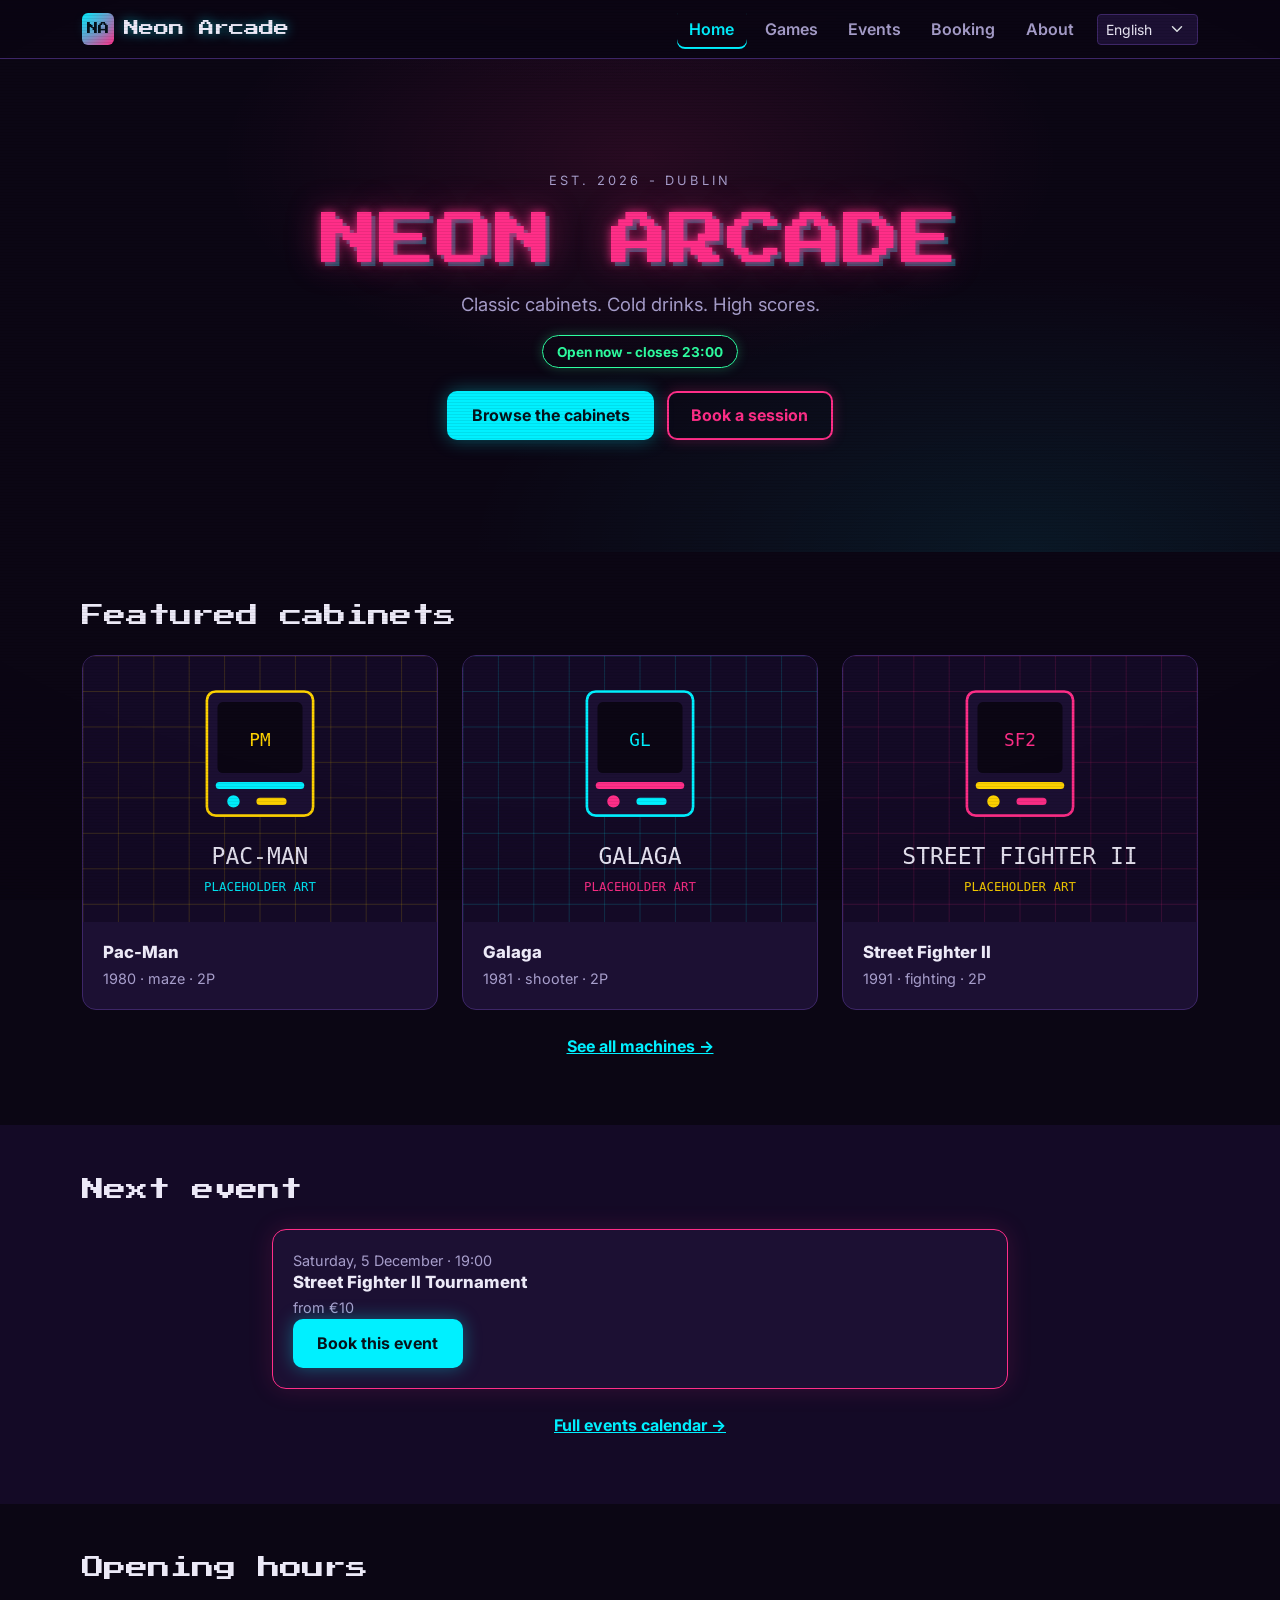
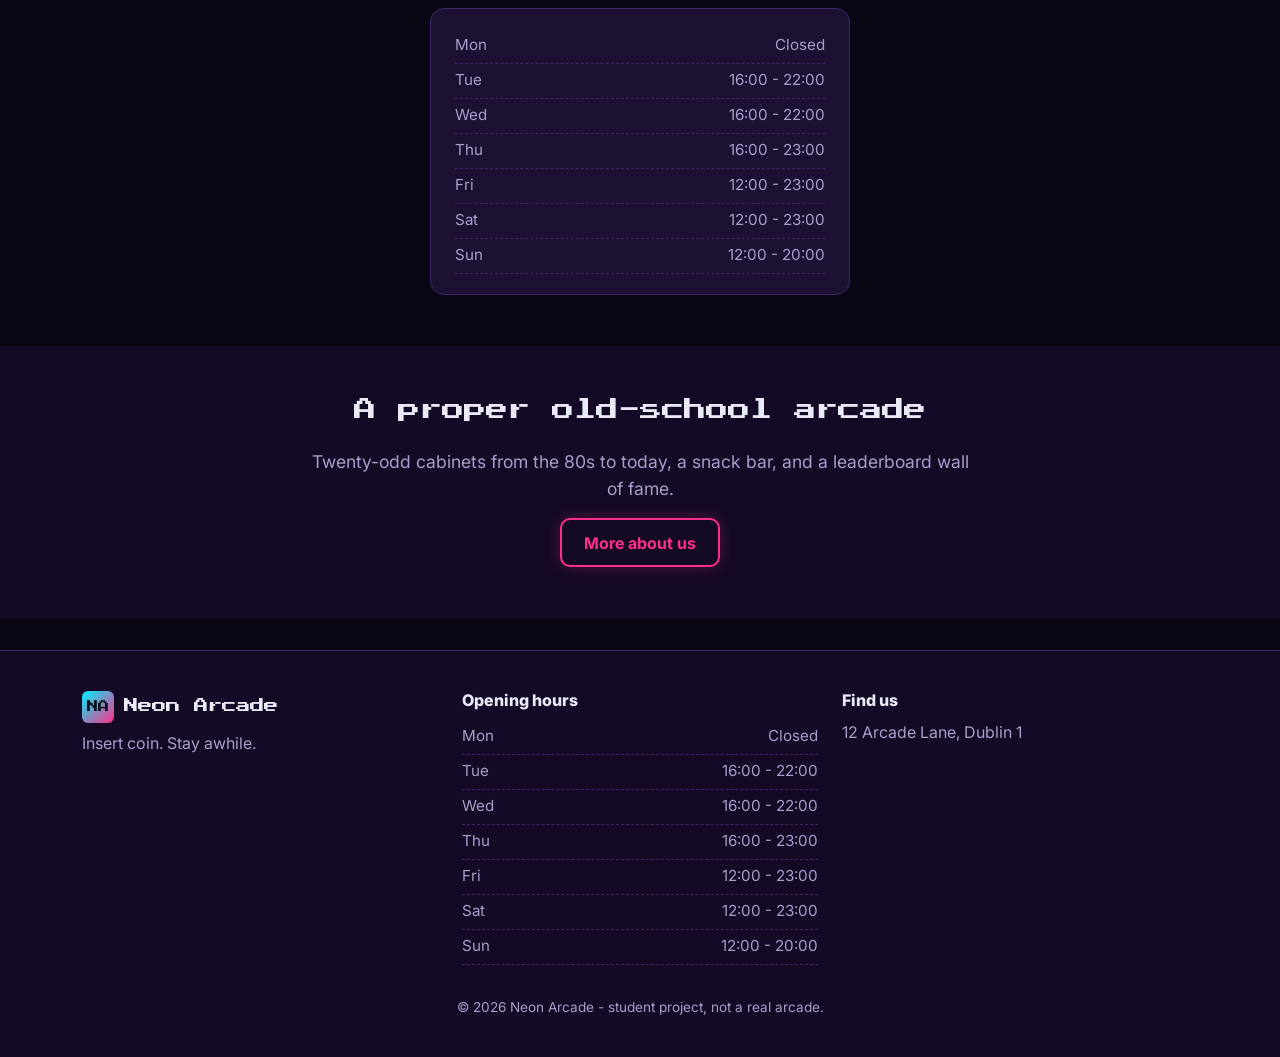
<file: index.html>
<!DOCTYPE html>
<html lang="en" data-bs-theme="dark">
<head>
  <meta charset="utf-8">
  <meta name="viewport" content="width=device-width, initial-scale=1">
  <meta name="description" data-i18n-content="home.meta.desc" content="Neon Arcade - classic and modern arcade cabinets, tournaments and party bookings in Dublin.">
  <title data-i18n="home.meta.title">Neon Arcade | Dublin's retro arcade</title>

  <!-- Fonts (Google Fonts; the site still works offline, it just falls
       back to the system fonts listed in css/base.css) -->
  <link rel="preconnect" href="https://fonts.gstatic.com" crossorigin>
  <link href="https://fonts.googleapis.com/css2?family=Press+Start+2P&family=Inter:wght@400;600;800&display=swap" rel="stylesheet">

  <!-- Bootstrap 5 (stored locally so the site works offline / from the zip) -->
  <link href="vendor/bootstrap.min.css" rel="stylesheet">
  <!-- Shared styles, loaded after Bootstrap so it can override it -->
  <link href="css/base.css" rel="stylesheet">
  <link href="css/home.css" rel="stylesheet">
</head>
<body class="arc-crt">

  <a class="arc-skip-link" href="#main" data-i18n="common.skip">Skip to main content</a>

  <!-- ============================================================
       HEADER / NAVIGATION
       IDENTICAL on every page except the arc-active / aria-current
       marker on the current page's link. Any change here must be
       made on ALL pages - talk to the shell owner (Member 1).
       Text marked data-i18n is swapped by js/i18n.js.
       ============================================================ -->
  <header>
    <nav class="navbar navbar-expand-lg sticky-top arc-navbar">
      <div class="container">
        <a class="navbar-brand arc-brand" href="index.html">
          <span class="arc-brand-mark" aria-hidden="true">NA</span>
          <span data-i18n="common.meta.siteName">Neon Arcade</span>
        </a>

        <button class="navbar-toggler" type="button" data-bs-toggle="collapse"
                data-bs-target="#mainNav" aria-controls="mainNav" aria-expanded="false"
                aria-label="Toggle navigation" data-i18n-aria-label="common.nav.toggle">
          <span class="navbar-toggler-icon"></span>
        </button>

        <div class="collapse navbar-collapse" id="mainNav">
          <ul class="navbar-nav ms-auto arc-nav-list">
            <li class="nav-item"><a class="nav-link arc-nav-link" data-page="index"   href="index.html"   data-i18n="common.nav.home">Home</a></li>
            <li class="nav-item"><a class="nav-link arc-nav-link" data-page="games"   href="games.html"   data-i18n="common.nav.games">Games</a></li>
            <li class="nav-item"><a class="nav-link arc-nav-link" data-page="events"  href="events.html"  data-i18n="common.nav.events">Events</a></li>
            <li class="nav-item"><a class="nav-link arc-nav-link" data-page="booking" href="booking.html" data-i18n="common.nav.booking">Booking</a></li>
            <li class="nav-item"><a class="nav-link arc-nav-link" data-page="about"   href="about.html"   data-i18n="common.nav.about">About</a></li>

            <!-- Language selector, filled by js/i18n.js -->
            <li class="nav-item arc-lang-item">
              <label class="arc-sr-only" for="langSelect" data-i18n="common.nav.langLabel">Language</label>
              <select id="langSelect" class="form-select form-select-sm arc-lang-select" aria-label="Language"></select>
            </li>
          </ul>
        </div>
      </div>
    </nav>
  </header>

  <main id="main">

    <!-- HERO -->
    <section class="arc-hero">
      <div class="container text-center">
        <p class="arc-hero-kicker" data-i18n="home.hero.kicker">Est. 2026 - Dublin</p>
        <h1 class="arc-hero-title" data-i18n="home.hero.title">NEON ARCADE</h1>
        <p class="arc-hero-tag" data-i18n="home.hero.tagline">Classic cabinets. Cold drinks. High scores.</p>
        <p><span id="openStatus" class="arc-badge arc-badge-open">...</span></p>
        <div class="arc-hero-cta">
          <a class="arc-btn arc-btn-neon"  href="games.html"   data-i18n="home.hero.ctaGames">Browse the cabinets</a>
          <a class="arc-btn arc-btn-ghost" href="booking.html" data-i18n="home.hero.ctaBook">Book a session</a>
        </div>
      </div>
    </section>

    <!-- FEATURED GAMES - filled by js/home.js from js/data/games.js -->
    <section class="arc-section">
      <div class="container">
        <h2 class="arc-section-title" data-i18n="home.featured.title">Featured cabinets</h2>
        <div id="featuredGames" class="row g-4"></div>
        <p class="text-center mt-4">
          <a href="games.html" class="arc-link" data-i18n="home.featured.more">See all machines &rarr;</a>
        </p>
      </div>
    </section>

    <!-- NEXT EVENT - filled by js/home.js from js/data/events.js -->
    <section class="arc-section arc-section-alt">
      <div class="container">
        <h2 class="arc-section-title" data-i18n="home.nextEvent.title">Next event</h2>
        <div id="nextEvent" class="row justify-content-center"></div>
        <p class="text-center mt-4">
          <a href="events.html" class="arc-link" data-i18n="home.nextEvent.more">Full events calendar &rarr;</a>
        </p>
      </div>
    </section>

    <!-- OPENING HOURS - filled by js/main.js -->
    <section class="arc-section">
      <div class="container">
        <h2 class="arc-section-title" data-i18n="home.hours.title">Opening hours</h2>
        <div class="arc-hours-card mx-auto">
          <ul class="arc-hours-list" id="homeHours"></ul>
        </div>
      </div>
    </section>

    <!-- ABOUT TEASER -->
    <section class="arc-section arc-section-alt">
      <div class="container text-center">
        <h2 class="arc-section-title" data-i18n="home.about.title">A proper old-school arcade</h2>
        <p class="arc-lead mx-auto" data-i18n="home.about.text">
          Twenty-odd cabinets from the 80s to today, a snack bar, and a leaderboard wall of fame.
        </p>
        <a class="arc-btn arc-btn-ghost" href="about.html" data-i18n="home.about.cta">More about us</a>
      </div>
    </section>

  </main>

  <footer class="arc-footer">
    <div class="container">
      <div class="row gy-4">
        <div class="col-md-4">
          <p class="arc-footer-brand">
            <span class="arc-brand-mark" aria-hidden="true">NA</span>
            <span data-i18n="common.meta.siteName">Neon Arcade</span>
          </p>
          <p class="arc-footer-tag" data-i18n="common.footer.tagline">Insert coin. Stay awhile.</p>
        </div>
        <div class="col-md-4">
          <h2 class="arc-footer-h" data-i18n="common.footer.hoursTitle">Opening hours</h2>
          <ul class="arc-hours-list" id="footerHours"><!-- filled by js/main.js --></ul>
        </div>
        <div class="col-md-4">
          <h2 class="arc-footer-h" data-i18n="common.footer.contactTitle">Find us</h2>
          <address class="arc-footer-addr" data-i18n="common.footer.address">12 Arcade Lane, Dublin 1</address>
        </div>
      </div>
      <p class="arc-copy" data-i18n="common.footer.copyright">&copy; {year} Neon Arcade - student project, not a real arcade.</p>
    </div>
  </footer>

  <script src="vendor/bootstrap.bundle.min.js"></script>
  <script src="js/data/games.js"></script>
  <script src="js/data/events.js"></script>
  <script src="js/i18n.js"></script>
  <script src="js/lang/common.js"></script>
  <script src="js/lang/home.js"></script>
  <script src="js/main.js"></script>
  <script src="js/home.js"></script>
</body>
</html>
</file>
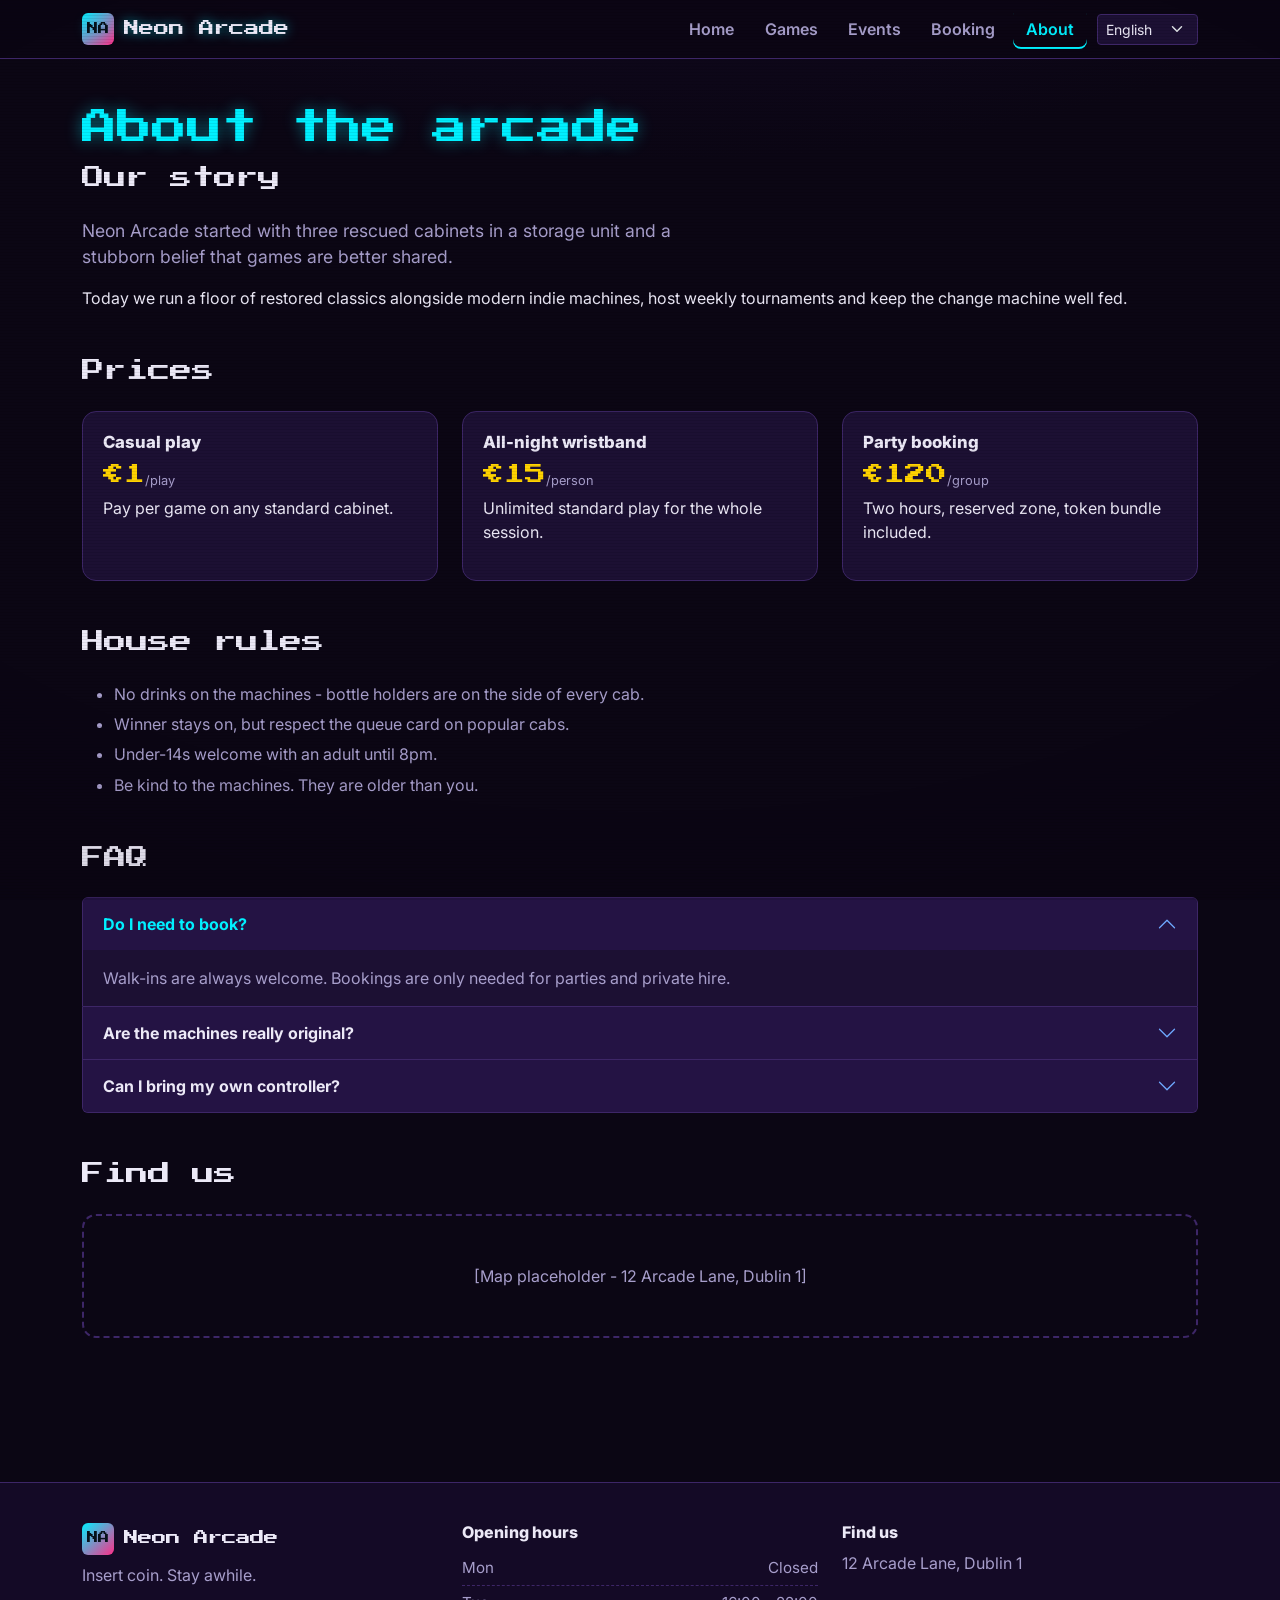
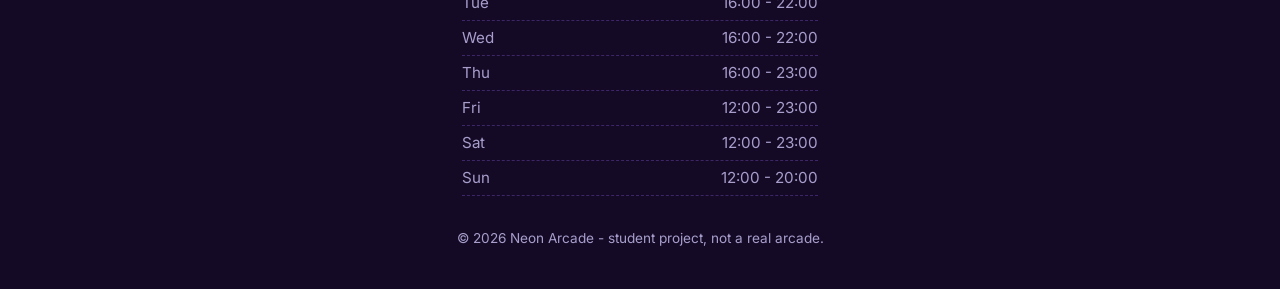
<file: about.html>
<!DOCTYPE html>
<html lang="en" data-bs-theme="dark">
<head>
  <meta charset="utf-8">
  <meta name="viewport" content="width=device-width, initial-scale=1">
  <meta name="description" data-i18n-content="about.meta.desc" content="The story, prices, house rules and FAQs of Neon Arcade, Dublin's retro arcade.">
  <title data-i18n="about.meta.title">About | Neon Arcade</title>

  <!-- Fonts (Google Fonts; the site still works offline, it just falls
       back to the system fonts listed in css/base.css) -->
  <link rel="preconnect" href="https://fonts.gstatic.com" crossorigin>
  <link href="https://fonts.googleapis.com/css2?family=Press+Start+2P&family=Inter:wght@400;600;800&display=swap" rel="stylesheet">

  <!-- Bootstrap 5 (stored locally so the site works offline / from the zip) -->
  <link href="vendor/bootstrap.min.css" rel="stylesheet">
  <!-- Shared styles, loaded after Bootstrap so it can override it -->
  <link href="css/base.css" rel="stylesheet">
  <link href="css/about.css" rel="stylesheet">
</head>
<body class="arc-crt">

  <a class="arc-skip-link" href="#main" data-i18n="common.skip">Skip to main content</a>

  <!-- ============================================================
       HEADER / NAVIGATION
       IDENTICAL on every page except the arc-active / aria-current
       marker on the current page's link. Any change here must be
       made on ALL pages - talk to the shell owner (Member 1).
       Text marked data-i18n is swapped by js/i18n.js.
       ============================================================ -->
  <header>
    <nav class="navbar navbar-expand-lg sticky-top arc-navbar">
      <div class="container">
        <a class="navbar-brand arc-brand" href="index.html">
          <span class="arc-brand-mark" aria-hidden="true">NA</span>
          <span data-i18n="common.meta.siteName">Neon Arcade</span>
        </a>

        <button class="navbar-toggler" type="button" data-bs-toggle="collapse"
                data-bs-target="#mainNav" aria-controls="mainNav" aria-expanded="false"
                aria-label="Toggle navigation" data-i18n-aria-label="common.nav.toggle">
          <span class="navbar-toggler-icon"></span>
        </button>

        <div class="collapse navbar-collapse" id="mainNav">
          <ul class="navbar-nav ms-auto arc-nav-list">
            <li class="nav-item"><a class="nav-link arc-nav-link" data-page="index"   href="index.html"   data-i18n="common.nav.home">Home</a></li>
            <li class="nav-item"><a class="nav-link arc-nav-link" data-page="games"   href="games.html"   data-i18n="common.nav.games">Games</a></li>
            <li class="nav-item"><a class="nav-link arc-nav-link" data-page="events"  href="events.html"  data-i18n="common.nav.events">Events</a></li>
            <li class="nav-item"><a class="nav-link arc-nav-link" data-page="booking" href="booking.html" data-i18n="common.nav.booking">Booking</a></li>
            <li class="nav-item"><a class="nav-link arc-nav-link" data-page="about"   href="about.html"   data-i18n="common.nav.about">About</a></li>

            <!-- Language selector, filled by js/i18n.js -->
            <li class="nav-item arc-lang-item">
              <label class="arc-sr-only" for="langSelect" data-i18n="common.nav.langLabel">Language</label>
              <select id="langSelect" class="form-select form-select-sm arc-lang-select" aria-label="Language"></select>
            </li>
          </ul>
        </div>
      </div>
    </nav>
  </header>

  <main id="main" class="container arc-page">

    <h1 class="arc-page-title" data-i18n="about.title">About the arcade</h1>

    <section class="arc-section-sm">
      <h2 class="arc-section-title" data-i18n="about.story.h">Our story</h2>
      <p class="arc-lead" data-i18n="about.story.p1">Neon Arcade started with three rescued cabinets in a storage unit and a stubborn belief that games are better shared.</p>
      <p data-i18n="about.story.p2">Today we run a floor of restored classics alongside modern indie machines, host weekly tournaments and keep the change machine well fed.</p>
    </section>

    <section class="arc-section-sm">
      <h2 class="arc-section-title" data-i18n="about.prices.h">Prices</h2>
      <div class="row g-4">
        <div class="col-md-4"><div class="arc-card arc-card-pad h-100">
          <h3 class="arc-card-title" data-i18n="about.prices.casual.h">Casual play</h3>
          <p class="arc-price">&euro;1<span class="arc-price-unit" data-i18n="about.prices.casual.unit">/play</span></p>
          <p data-i18n="about.prices.casual.p">Pay per game on any standard cabinet.</p>
        </div></div>
        <div class="col-md-4"><div class="arc-card arc-card-pad h-100">
          <h3 class="arc-card-title" data-i18n="about.prices.wrist.h">All-night wristband</h3>
          <p class="arc-price">&euro;15<span class="arc-price-unit" data-i18n="about.prices.wrist.unit">/person</span></p>
          <p data-i18n="about.prices.wrist.p">Unlimited standard play for the whole session.</p>
        </div></div>
        <div class="col-md-4"><div class="arc-card arc-card-pad h-100">
          <h3 class="arc-card-title" data-i18n="about.prices.party.h">Party booking</h3>
          <p class="arc-price">&euro;120<span class="arc-price-unit" data-i18n="about.prices.party.unit">/group</span></p>
          <p data-i18n="about.prices.party.p">Two hours, reserved zone, token bundle included.</p>
        </div></div>
      </div>
    </section>

    <section class="arc-section-sm">
      <h2 class="arc-section-title" data-i18n="about.rules.h">House rules</h2>
      <ul class="arc-rules">
        <li data-i18n="about.rules.r1">No drinks on the machines - bottle holders are on the side of every cab.</li>
        <li data-i18n="about.rules.r2">Winner stays on, but respect the queue card on popular cabs.</li>
        <li data-i18n="about.rules.r3">Under-14s welcome with an adult until 8pm.</li>
        <li data-i18n="about.rules.r4">Be kind to the machines. They are older than you.</li>
      </ul>
    </section>

    <section class="arc-section-sm">
      <h2 class="arc-section-title" data-i18n="about.faq.h">FAQ</h2>
      <div class="accordion arc-accordion" id="faqAccordion">
        <div class="accordion-item">
          <h3 class="accordion-header">
            <button class="accordion-button" type="button" data-bs-toggle="collapse" data-bs-target="#faq1" aria-expanded="true" aria-controls="faq1" data-i18n="about.faq.q1">Do I need to book?</button>
          </h3>
          <div id="faq1" class="accordion-collapse collapse show" data-bs-parent="#faqAccordion">
            <div class="accordion-body" data-i18n="about.faq.a1">Walk-ins are always welcome. Bookings are only needed for parties and private hire.</div>
          </div>
        </div>
        <div class="accordion-item">
          <h3 class="accordion-header">
            <button class="accordion-button collapsed" type="button" data-bs-toggle="collapse" data-bs-target="#faq2" aria-expanded="false" aria-controls="faq2" data-i18n="about.faq.q2">Are the machines really original?</button>
          </h3>
          <div id="faq2" class="accordion-collapse collapse" data-bs-parent="#faqAccordion">
            <div class="accordion-body" data-i18n="about.faq.a2">Most of our classics run original boards in restored cabinets; a few run faithful emulation for reliability.</div>
          </div>
        </div>
        <div class="accordion-item">
          <h3 class="accordion-header">
            <button class="accordion-button collapsed" type="button" data-bs-toggle="collapse" data-bs-target="#faq3" aria-expanded="false" aria-controls="faq3" data-i18n="about.faq.q3">Can I bring my own controller?</button>
          </h3>
          <div id="faq3" class="accordion-collapse collapse" data-bs-parent="#faqAccordion">
            <div class="accordion-body" data-i18n="about.faq.a3">Fight sticks are welcome on tournament nights - ask staff to plug you in.</div>
          </div>
        </div>
      </div>
    </section>

    <section class="arc-section-sm">
      <h2 class="arc-section-title" data-i18n="about.find.h">Find us</h2>
      <!-- TODO (Member 1): swap in a real embedded map or photo -->
      <div class="arc-map-placeholder" data-i18n="about.find.map">[Map placeholder - 12 Arcade Lane, Dublin 1]</div>
    </section>

  </main>

  <footer class="arc-footer">
    <div class="container">
      <div class="row gy-4">
        <div class="col-md-4">
          <p class="arc-footer-brand">
            <span class="arc-brand-mark" aria-hidden="true">NA</span>
            <span data-i18n="common.meta.siteName">Neon Arcade</span>
          </p>
          <p class="arc-footer-tag" data-i18n="common.footer.tagline">Insert coin. Stay awhile.</p>
        </div>
        <div class="col-md-4">
          <h2 class="arc-footer-h" data-i18n="common.footer.hoursTitle">Opening hours</h2>
          <ul class="arc-hours-list" id="footerHours"><!-- filled by js/main.js --></ul>
        </div>
        <div class="col-md-4">
          <h2 class="arc-footer-h" data-i18n="common.footer.contactTitle">Find us</h2>
          <address class="arc-footer-addr" data-i18n="common.footer.address">12 Arcade Lane, Dublin 1</address>
        </div>
      </div>
      <p class="arc-copy" data-i18n="common.footer.copyright">&copy; {year} Neon Arcade - student project, not a real arcade.</p>
    </div>
  </footer>

  <script src="vendor/bootstrap.bundle.min.js"></script>
  <script src="js/i18n.js"></script>
  <script src="js/lang/common.js"></script>
  <script src="js/lang/home.js"></script>
  <script src="js/main.js"></script>
  <script src="js/about.js"></script>
</body>
</html>
</file>
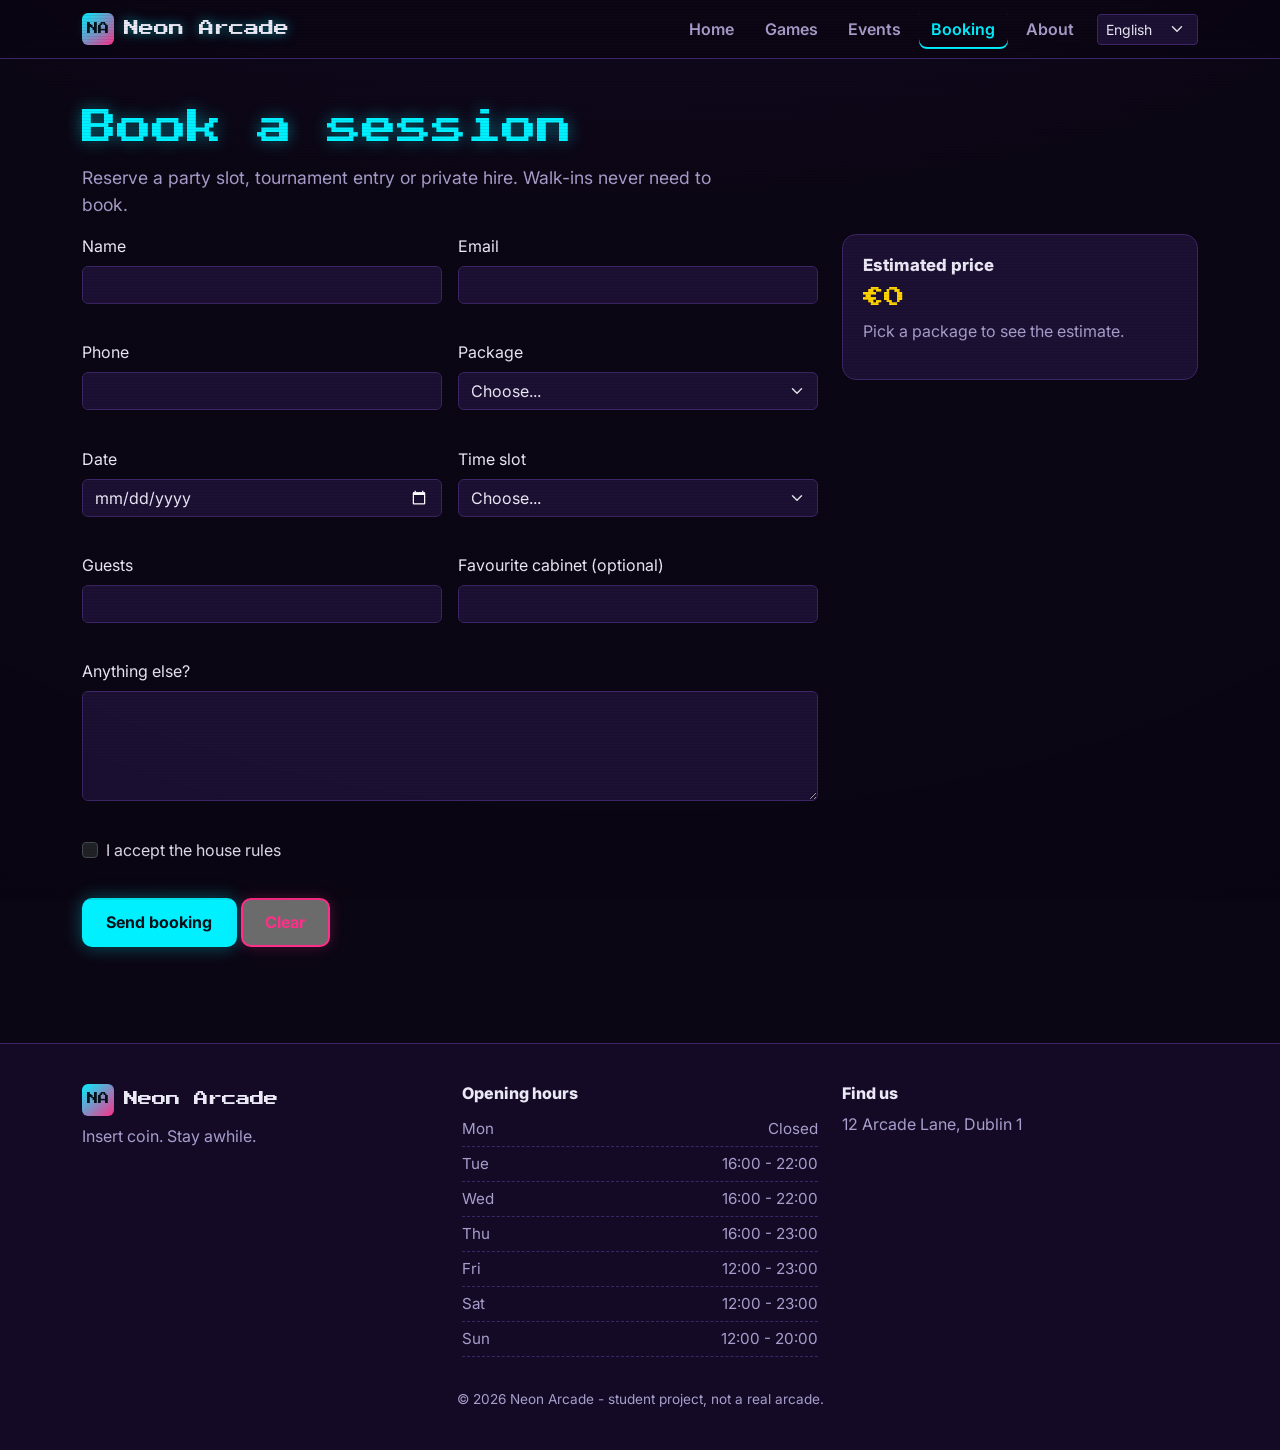
<file: booking.html>
<!DOCTYPE html>
<html lang="en" data-bs-theme="dark">
<head>
  <meta charset="utf-8">
  <meta name="viewport" content="width=device-width, initial-scale=1">
  <meta name="description" data-i18n-content="booking.meta.desc" content="Book a casual session, party, tournament entry or private hire at Neon Arcade.">
  <title data-i18n="booking.meta.title">Book a session | Neon Arcade</title>

  <!-- Fonts (Google Fonts; the site still works offline, it just falls
       back to the system fonts listed in css/base.css) -->
  <link rel="preconnect" href="https://fonts.gstatic.com" crossorigin>
  <link href="https://fonts.googleapis.com/css2?family=Press+Start+2P&family=Inter:wght@400;600;800&display=swap" rel="stylesheet">

  <!-- Bootstrap 5 (stored locally so the site works offline / from the zip) -->
  <link href="vendor/bootstrap.min.css" rel="stylesheet">
  <!-- Shared styles, loaded after Bootstrap so it can override it -->
  <link href="css/base.css" rel="stylesheet">
  <link href="css/booking.css" rel="stylesheet">
</head>
<body class="arc-crt">

  <a class="arc-skip-link" href="#main" data-i18n="common.skip">Skip to main content</a>

  <!-- ============================================================
       HEADER / NAVIGATION
       IDENTICAL on every page except the arc-active / aria-current
       marker on the current page's link. Any change here must be
       made on ALL pages - talk to the shell owner (Member 1).
       Text marked data-i18n is swapped by js/i18n.js.
       ============================================================ -->
  <header>
    <nav class="navbar navbar-expand-lg sticky-top arc-navbar">
      <div class="container">
        <a class="navbar-brand arc-brand" href="index.html">
          <span class="arc-brand-mark" aria-hidden="true">NA</span>
          <span data-i18n="common.meta.siteName">Neon Arcade</span>
        </a>

        <button class="navbar-toggler" type="button" data-bs-toggle="collapse"
                data-bs-target="#mainNav" aria-controls="mainNav" aria-expanded="false"
                aria-label="Toggle navigation" data-i18n-aria-label="common.nav.toggle">
          <span class="navbar-toggler-icon"></span>
        </button>

        <div class="collapse navbar-collapse" id="mainNav">
          <ul class="navbar-nav ms-auto arc-nav-list">
            <li class="nav-item"><a class="nav-link arc-nav-link" data-page="index"   href="index.html"   data-i18n="common.nav.home">Home</a></li>
            <li class="nav-item"><a class="nav-link arc-nav-link" data-page="games"   href="games.html"   data-i18n="common.nav.games">Games</a></li>
            <li class="nav-item"><a class="nav-link arc-nav-link" data-page="events"  href="events.html"  data-i18n="common.nav.events">Events</a></li>
            <li class="nav-item"><a class="nav-link arc-nav-link" data-page="booking" href="booking.html" data-i18n="common.nav.booking">Booking</a></li>
            <li class="nav-item"><a class="nav-link arc-nav-link" data-page="about"   href="about.html"   data-i18n="common.nav.about">About</a></li>

            <!-- Language selector, filled by js/i18n.js -->
            <li class="nav-item arc-lang-item">
              <label class="arc-sr-only" for="langSelect" data-i18n="common.nav.langLabel">Language</label>
              <select id="langSelect" class="form-select form-select-sm arc-lang-select" aria-label="Language"></select>
            </li>
          </ul>
        </div>
      </div>
    </nav>
  </header>

  <main id="main" class="container arc-page">

    <h1 class="arc-page-title" data-i18n="booking.title">Book a session</h1>
    <p class="arc-lead" data-i18n="booking.lead">Reserve a party slot, tournament entry or private hire. Walk-ins never need to book.</p>

    <div class="row g-4">
      <div class="col-lg-8">

        <!-- ============================================================
             BOOKING FORM - owned by Member 4 (js/booking.js)
             novalidate: browser bubbles off, our JS shows inline errors.
             ============================================================ -->
        <form id="bookingForm" novalidate class="arc-form">
          <div class="row g-3">
            <div class="col-md-6">
              <label class="form-label" for="bName" data-i18n="booking.f.name">Name <span class="arc-req">*</span></label>
              <input class="form-control" id="bName" name="name" type="text" required minlength="2" data-field="bName">
              <p class="arc-error-text" id="bNameError" aria-live="polite"></p>
            </div>
            <div class="col-md-6">
              <label class="form-label" for="bEmail" data-i18n="booking.f.email">Email <span class="arc-req">*</span></label>
              <input class="form-control" id="bEmail" name="email" type="email" required data-field="bEmail">
              <p class="arc-error-text" id="bEmailError" aria-live="polite"></p>
            </div>
            <div class="col-md-6">
              <label class="form-label" for="bPhone" data-i18n="booking.f.phone">Phone</label>
              <input class="form-control" id="bPhone" name="phone" type="tel" data-field="bPhone">
              <p class="arc-error-text" id="bPhoneError" aria-live="polite"></p>
            </div>
            <div class="col-md-6">
              <label class="form-label" for="bPackage" data-i18n="booking.f.package">Package <span class="arc-req">*</span></label>
              <select class="form-select" id="bPackage" name="package" required data-field="bPackage">
                <option value="" data-i18n="booking.f.packagePh">Choose...</option>
                <option value="casual"      data-i18n="booking.pkg.casual">Casual play (&euro;1/play)</option>
                <option value="wristband"   data-i18n="booking.pkg.wrist">All-night wristband (&euro;15/person)</option>
                <option value="party"       data-i18n="booking.pkg.party">Party zone (&euro;120/10 guests)</option>
                <option value="tournament"  data-i18n="booking.pkg.tourn">Tournament entry (&euro;10/person)</option>
                <option value="private"     data-i18n="booking.pkg.priv">Private hire (&euro;300)</option>
              </select>
              <p class="arc-error-text" id="bPackageError" aria-live="polite"></p>
            </div>
            <div class="col-md-6">
              <label class="form-label" for="bDate" data-i18n="booking.f.date">Date <span class="arc-req">*</span></label>
              <input class="form-control" id="bDate" name="date" type="date" required data-field="bDate">
              <p class="arc-error-text" id="bDateError" aria-live="polite"></p>
            </div>
            <div class="col-md-6">
              <label class="form-label" for="bTime" data-i18n="booking.f.time">Time slot <span class="arc-req">*</span></label>
              <select class="form-select" id="bTime" name="time" required data-field="bTime">
                <option value="" data-i18n="booking.f.timePh">Choose...</option>
                <option value="17:00">17:00 - 19:00</option>
                <option value="19:00">19:00 - 21:00</option>
                <option value="21:00">21:00 - 23:00</option>
              </select>
              <p class="arc-error-text" id="bTimeError" aria-live="polite"></p>
            </div>
            <div class="col-md-6">
              <label class="form-label" for="bGuests" data-i18n="booking.f.guests">Guests <span class="arc-req">*</span></label>
              <input class="form-control" id="bGuests" name="guests" type="number" min="1" max="40" required data-field="bGuests">
              <p class="arc-error-text" id="bGuestsError" aria-live="polite"></p>
            </div>
            <div class="col-md-6">
              <label class="form-label" for="bGame" data-i18n="booking.f.game">Favourite cabinet (optional)</label>
              <input class="form-control" id="bGame" name="game" type="text" data-field="bGame">
              <p class="arc-error-text" id="bGameError" aria-live="polite"></p>
            </div>
            <div class="col-12">
              <label class="form-label" for="bMessage" data-i18n="booking.f.msg">Anything else?</label>
              <textarea class="form-control" id="bMessage" name="message" rows="4" maxlength="500" data-field="bMessage"></textarea>
              <p class="arc-error-text" id="bMessageError" aria-live="polite"></p>
            </div>
            <div class="col-12">
              <div class="form-check">
                <input class="form-check-input" id="bTerms" type="checkbox" required data-field="bTerms">
                <label class="form-check-label" for="bTerms" data-i18n="booking.f.terms">I accept the house rules <span class="arc-req">*</span></label>
              </div>
              <p class="arc-error-text" id="bTermsError" aria-live="polite"></p>
            </div>
          </div>

          <div id="bookingFeedback" class="alert d-none mt-3" role="alert"></div>

          <div class="mt-3">
            <button type="submit" class="arc-btn arc-btn-neon" data-i18n="booking.f.submit">Send booking</button>
            <button type="reset"  class="arc-btn arc-btn-ghost" id="clearForm" data-i18n="booking.f.clear">Clear</button>
          </div>
        </form>

      </div>

      <!-- Live price estimate, updated by js/booking.js -->
      <div class="col-lg-4">
        <aside class="arc-card arc-card-pad arc-summary">
          <h2 class="arc-card-title" data-i18n="booking.sum.h">Estimated price</h2>
          <p class="arc-price" id="calcTotal">&euro;0</p>
          <p class="arc-muted" id="calcNote" data-i18n="booking.sum.note">Pick a package to see the estimate.</p>
        </aside>
      </div>
    </div>

  </main>

  <footer class="arc-footer">
    <div class="container">
      <div class="row gy-4">
        <div class="col-md-4">
          <p class="arc-footer-brand">
            <span class="arc-brand-mark" aria-hidden="true">NA</span>
            <span data-i18n="common.meta.siteName">Neon Arcade</span>
          </p>
          <p class="arc-footer-tag" data-i18n="common.footer.tagline">Insert coin. Stay awhile.</p>
        </div>
        <div class="col-md-4">
          <h2 class="arc-footer-h" data-i18n="common.footer.hoursTitle">Opening hours</h2>
          <ul class="arc-hours-list" id="footerHours"><!-- filled by js/main.js --></ul>
        </div>
        <div class="col-md-4">
          <h2 class="arc-footer-h" data-i18n="common.footer.contactTitle">Find us</h2>
          <address class="arc-footer-addr" data-i18n="common.footer.address">12 Arcade Lane, Dublin 1</address>
        </div>
      </div>
      <p class="arc-copy" data-i18n="common.footer.copyright">&copy; {year} Neon Arcade - student project, not a real arcade.</p>
    </div>
  </footer>

  <script src="vendor/bootstrap.bundle.min.js"></script>
  <script src="js/i18n.js"></script>
  <script src="js/lang/common.js"></script>
  <script src="js/lang/booking.js"></script>
  <script src="js/main.js"></script>
  <script src="js/booking.js"></script>
</body>
</html>
</file>
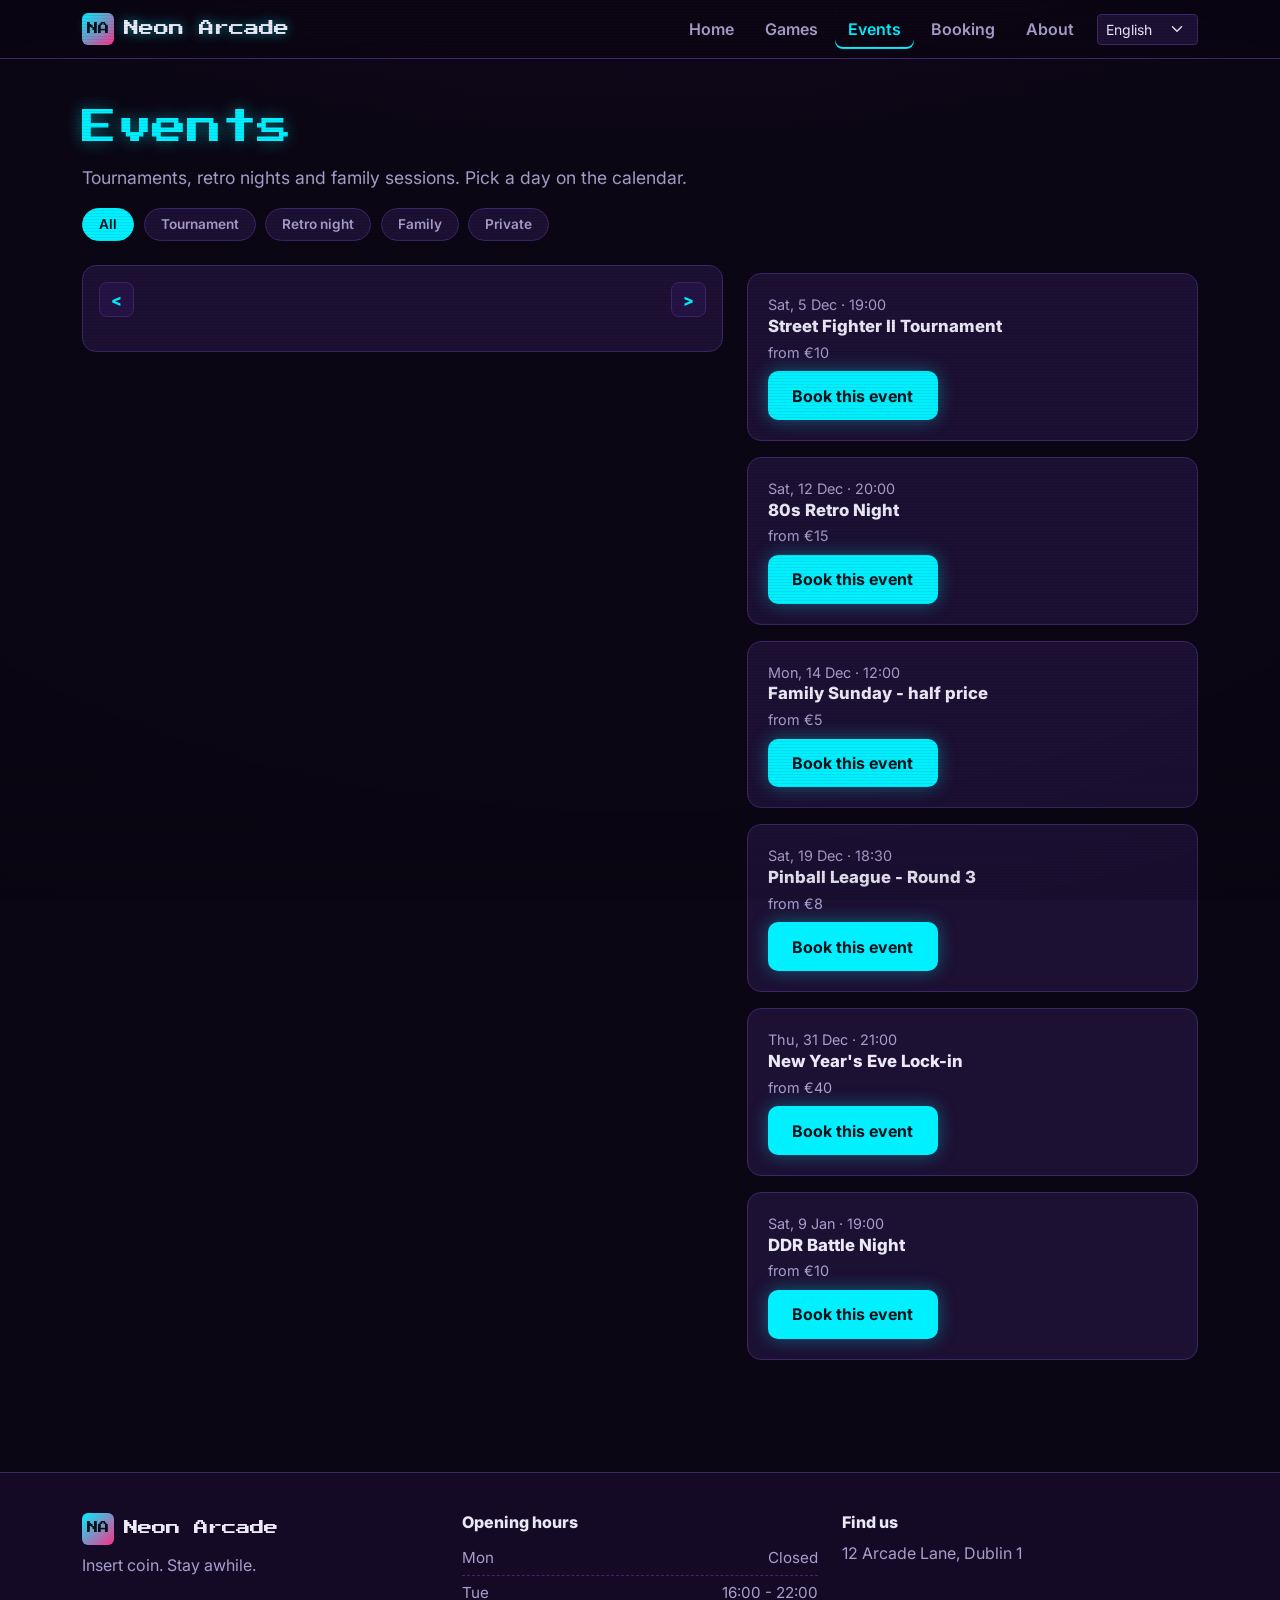
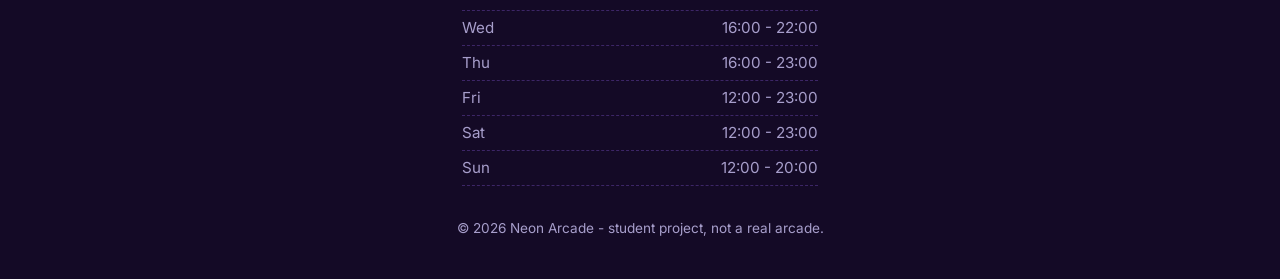
<file: events.html>
<!DOCTYPE html>
<html lang="en" data-bs-theme="dark">
<head>
  <meta charset="utf-8">
  <meta name="viewport" content="width=device-width, initial-scale=1">
  <meta name="description" data-i18n-content="events.meta.desc" content="Tournaments, retro nights and family sessions at Neon Arcade - interactive calendar and booking links.">
  <title data-i18n="events.meta.title">Events | Neon Arcade</title>

  <!-- Fonts (Google Fonts; the site still works offline, it just falls
       back to the system fonts listed in css/base.css) -->
  <link rel="preconnect" href="https://fonts.gstatic.com" crossorigin>
  <link href="https://fonts.googleapis.com/css2?family=Press+Start+2P&family=Inter:wght@400;600;800&display=swap" rel="stylesheet">

  <!-- Bootstrap 5 (stored locally so the site works offline / from the zip) -->
  <link href="vendor/bootstrap.min.css" rel="stylesheet">
  <!-- Shared styles, loaded after Bootstrap so it can override it -->
  <link href="css/base.css" rel="stylesheet">
  <link href="css/events.css" rel="stylesheet">
</head>
<body class="arc-crt">

  <a class="arc-skip-link" href="#main" data-i18n="common.skip">Skip to main content</a>

  <!-- ============================================================
       HEADER / NAVIGATION
       IDENTICAL on every page except the arc-active / aria-current
       marker on the current page's link. Any change here must be
       made on ALL pages - talk to the shell owner (Member 1).
       Text marked data-i18n is swapped by js/i18n.js.
       ============================================================ -->
  <header>
    <nav class="navbar navbar-expand-lg sticky-top arc-navbar">
      <div class="container">
        <a class="navbar-brand arc-brand" href="index.html">
          <span class="arc-brand-mark" aria-hidden="true">NA</span>
          <span data-i18n="common.meta.siteName">Neon Arcade</span>
        </a>

        <button class="navbar-toggler" type="button" data-bs-toggle="collapse"
                data-bs-target="#mainNav" aria-controls="mainNav" aria-expanded="false"
                aria-label="Toggle navigation" data-i18n-aria-label="common.nav.toggle">
          <span class="navbar-toggler-icon"></span>
        </button>

        <div class="collapse navbar-collapse" id="mainNav">
          <ul class="navbar-nav ms-auto arc-nav-list">
            <li class="nav-item"><a class="nav-link arc-nav-link" data-page="index"   href="index.html"   data-i18n="common.nav.home">Home</a></li>
            <li class="nav-item"><a class="nav-link arc-nav-link" data-page="games"   href="games.html"   data-i18n="common.nav.games">Games</a></li>
            <li class="nav-item"><a class="nav-link arc-nav-link" data-page="events"  href="events.html"  data-i18n="common.nav.events">Events</a></li>
            <li class="nav-item"><a class="nav-link arc-nav-link" data-page="booking" href="booking.html" data-i18n="common.nav.booking">Booking</a></li>
            <li class="nav-item"><a class="nav-link arc-nav-link" data-page="about"   href="about.html"   data-i18n="common.nav.about">About</a></li>

            <!-- Language selector, filled by js/i18n.js -->
            <li class="nav-item arc-lang-item">
              <label class="arc-sr-only" for="langSelect" data-i18n="common.nav.langLabel">Language</label>
              <select id="langSelect" class="form-select form-select-sm arc-lang-select" aria-label="Language"></select>
            </li>
          </ul>
        </div>
      </div>
    </nav>
  </header>

  <main id="main" class="container arc-page">

    <h1 class="arc-page-title" data-i18n="events.title">Events</h1>
    <p class="arc-lead" data-i18n="events.lead">Tournaments, retro nights and family sessions. Pick a day on the calendar.</p>

    <p class="arc-countdown" id="nextCountdown"></p>

    <!-- Category filter tabs -->
    <div class="arc-tabs" role="group" aria-label="Event categories">
      <button class="arc-chip arc-chip-on" data-cat=""           type="button" data-i18n="events.cats.all">All</button>
      <button class="arc-chip" data-cat="tournament"            type="button" data-i18n="events.cats.tournament">Tournament</button>
      <button class="arc-chip" data-cat="retro"                 type="button" data-i18n="events.cats.retro">Retro night</button>
      <button class="arc-chip" data-cat="family"                type="button" data-i18n="events.cats.family">Family</button>
      <button class="arc-chip" data-cat="private"               type="button" data-i18n="events.cats.private">Private</button>
    </div>

    <div class="row g-4">
      <!-- Calendar, built by js/events.js -->
      <div class="col-lg-7">
        <div class="arc-calendar">
          <div class="arc-cal-head">
            <button id="calPrev" class="arc-cal-nav" type="button" aria-label="Previous month" data-i18n-aria-label="events.cal.prev">&lt;</button>
            <h2 id="calTitle" class="arc-cal-title h5 mb-0"></h2>
            <button id="calNext" class="arc-cal-nav" type="button" aria-label="Next month" data-i18n-aria-label="events.cal.next">&gt;</button>
          </div>
          <div id="calWeekdays" class="arc-cal-weekdays"></div>
          <div id="calGrid" class="arc-cal-grid"></div>
        </div>
      </div>
      <!-- Events for the selected day -->
      <div class="col-lg-5">
        <h2 id="dayTitle" class="h5 arc-day-title"></h2>
        <div id="dayEvents"></div>
      </div>
    </div>

  </main>

  <footer class="arc-footer">
    <div class="container">
      <div class="row gy-4">
        <div class="col-md-4">
          <p class="arc-footer-brand">
            <span class="arc-brand-mark" aria-hidden="true">NA</span>
            <span data-i18n="common.meta.siteName">Neon Arcade</span>
          </p>
          <p class="arc-footer-tag" data-i18n="common.footer.tagline">Insert coin. Stay awhile.</p>
        </div>
        <div class="col-md-4">
          <h2 class="arc-footer-h" data-i18n="common.footer.hoursTitle">Opening hours</h2>
          <ul class="arc-hours-list" id="footerHours"><!-- filled by js/main.js --></ul>
        </div>
        <div class="col-md-4">
          <h2 class="arc-footer-h" data-i18n="common.footer.contactTitle">Find us</h2>
          <address class="arc-footer-addr" data-i18n="common.footer.address">12 Arcade Lane, Dublin 1</address>
        </div>
      </div>
      <p class="arc-copy" data-i18n="common.footer.copyright">&copy; {year} Neon Arcade - student project, not a real arcade.</p>
    </div>
  </footer>

  <script src="vendor/bootstrap.bundle.min.js"></script>
  <script src="js/data/events.js"></script>
  <script src="js/i18n.js"></script>
  <script src="js/lang/common.js"></script>
  <script src="js/lang/events.js"></script>
  <script src="js/main.js"></script>
  <script src="js/events.js"></script>
</body>
</html>
</file>
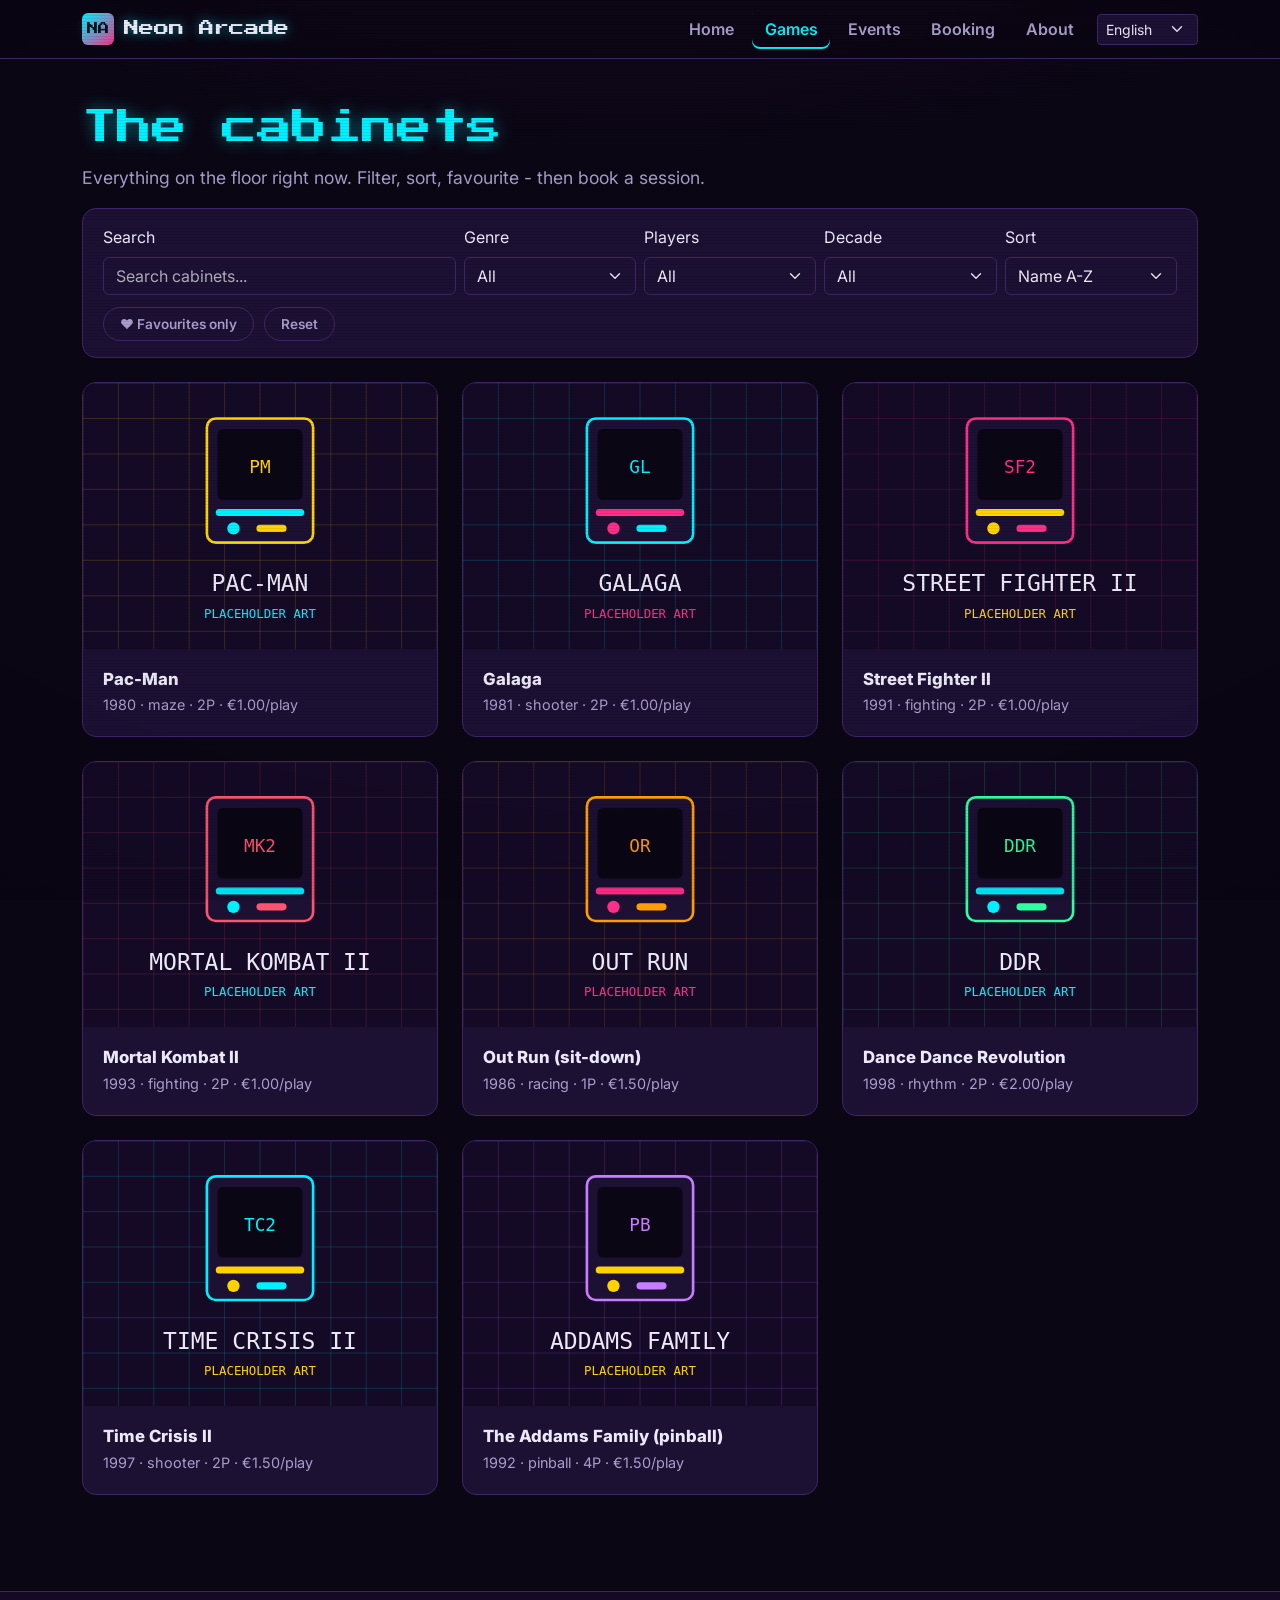
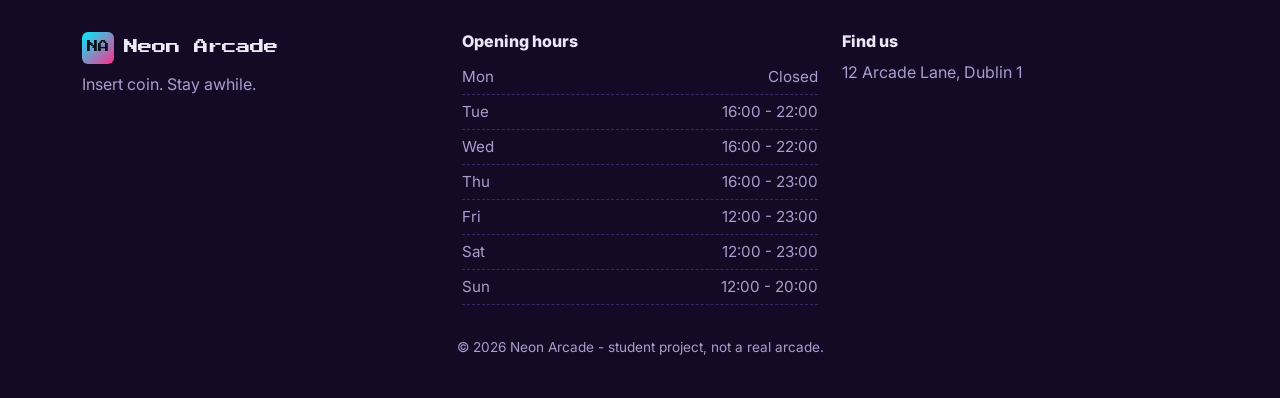
<file: games.html>
<!DOCTYPE html>
<html lang="en" data-bs-theme="dark">
<head>
  <meta charset="utf-8">
  <meta name="viewport" content="width=device-width, initial-scale=1">
  <meta name="description" data-i18n-content="games.meta.desc" content="Browse every arcade cabinet at Neon Arcade - filter by genre, players and decade, sort and save favourites.">
  <title data-i18n="games.meta.title">Games | Neon Arcade</title>

  <!-- Fonts (Google Fonts; the site still works offline, it just falls
       back to the system fonts listed in css/base.css) -->
  <link rel="preconnect" href="https://fonts.gstatic.com" crossorigin>
  <link href="https://fonts.googleapis.com/css2?family=Press+Start+2P&family=Inter:wght@400;600;800&display=swap" rel="stylesheet">

  <!-- Bootstrap 5 (stored locally so the site works offline / from the zip) -->
  <link href="vendor/bootstrap.min.css" rel="stylesheet">
  <!-- Shared styles, loaded after Bootstrap so it can override it -->
  <link href="css/base.css" rel="stylesheet">
  <link href="css/games.css" rel="stylesheet">
</head>
<body class="arc-crt">

  <a class="arc-skip-link" href="#main" data-i18n="common.skip">Skip to main content</a>

  <!-- ============================================================
       HEADER / NAVIGATION
       IDENTICAL on every page except the arc-active / aria-current
       marker on the current page's link. Any change here must be
       made on ALL pages - talk to the shell owner (Member 1).
       Text marked data-i18n is swapped by js/i18n.js.
       ============================================================ -->
  <header>
    <nav class="navbar navbar-expand-lg sticky-top arc-navbar">
      <div class="container">
        <a class="navbar-brand arc-brand" href="index.html">
          <span class="arc-brand-mark" aria-hidden="true">NA</span>
          <span data-i18n="common.meta.siteName">Neon Arcade</span>
        </a>

        <button class="navbar-toggler" type="button" data-bs-toggle="collapse"
                data-bs-target="#mainNav" aria-controls="mainNav" aria-expanded="false"
                aria-label="Toggle navigation" data-i18n-aria-label="common.nav.toggle">
          <span class="navbar-toggler-icon"></span>
        </button>

        <div class="collapse navbar-collapse" id="mainNav">
          <ul class="navbar-nav ms-auto arc-nav-list">
            <li class="nav-item"><a class="nav-link arc-nav-link" data-page="index"   href="index.html"   data-i18n="common.nav.home">Home</a></li>
            <li class="nav-item"><a class="nav-link arc-nav-link" data-page="games"   href="games.html"   data-i18n="common.nav.games">Games</a></li>
            <li class="nav-item"><a class="nav-link arc-nav-link" data-page="events"  href="events.html"  data-i18n="common.nav.events">Events</a></li>
            <li class="nav-item"><a class="nav-link arc-nav-link" data-page="booking" href="booking.html" data-i18n="common.nav.booking">Booking</a></li>
            <li class="nav-item"><a class="nav-link arc-nav-link" data-page="about"   href="about.html"   data-i18n="common.nav.about">About</a></li>

            <!-- Language selector, filled by js/i18n.js -->
            <li class="nav-item arc-lang-item">
              <label class="arc-sr-only" for="langSelect" data-i18n="common.nav.langLabel">Language</label>
              <select id="langSelect" class="form-select form-select-sm arc-lang-select" aria-label="Language"></select>
            </li>
          </ul>
        </div>
      </div>
    </nav>
  </header>

  <main id="main" class="container arc-page">

    <h1 class="arc-page-title" data-i18n="games.title">The cabinets</h1>
    <p class="arc-lead" data-i18n="games.lead">Everything on the floor right now. Filter, sort, favourite - then book a session.</p>

    <!-- ============================================================
         FILTER BAR - owned by Member 2 (js/games.js)
         ============================================================ -->
    <div class="arc-filterbar">
      <div class="row g-2 align-items-end">
        <div class="col-md-4">
          <label class="form-label" for="gamesSearch" data-i18n="games.filters.search">Search</label>
          <input type="search" id="gamesSearch" class="form-control" data-i18n-placeholder="games.filters.searchPh" placeholder="Search cabinets...">
        </div>
        <div class="col-6 col-md-2">
          <label class="form-label" for="genreFilter" data-i18n="games.filters.genre">Genre</label>
          <select id="genreFilter" class="form-select"><option value="" data-i18n="games.filters.all">All</option></select>
        </div>
        <div class="col-6 col-md-2">
          <label class="form-label" for="playersFilter" data-i18n="games.filters.players">Players</label>
          <select id="playersFilter" class="form-select"><option value="" data-i18n="games.filters.all">All</option></select>
        </div>
        <div class="col-6 col-md-2">
          <label class="form-label" for="decadeFilter" data-i18n="games.filters.decade">Decade</label>
          <select id="decadeFilter" class="form-select"><option value="" data-i18n="games.filters.all">All</option></select>
        </div>
        <div class="col-6 col-md-2">
          <label class="form-label" for="sortSelect" data-i18n="games.filters.sort">Sort</label>
          <select id="sortSelect" class="form-select">
            <option value="name" data-i18n="games.sort.name">Name A-Z</option>
            <option value="newest" data-i18n="games.sort.newest">Newest</option>
            <option value="cheapest" data-i18n="games.sort.cheapest">Cheapest</option>
          </select>
        </div>
      </div>
      <div class="arc-filterbar-row">
        <button id="favToggle" class="arc-chip" type="button" aria-pressed="false" data-i18n="games.filters.favs">&#9829; Favourites only</button>
        <button id="resetFilters" class="arc-chip" type="button" data-i18n="games.filters.reset">Reset</button>
        <span id="resultsCount" class="arc-count"></span>
      </div>
    </div>

    <!-- Card grid filled by js/games.js from js/data/games.js -->
    <div id="gamesGrid" class="row g-4"></div>
    <p id="noResults" class="arc-empty d-none" data-i18n="games.noResults">No cabinets match those filters.</p>

    <!-- Details modal, opened by js/games.js -->
    <div class="modal fade" id="gameModal" tabindex="-1" aria-labelledby="gameModalTitle" aria-hidden="true">
      <div class="modal-dialog modal-lg modal-dialog-centered">
        <div class="modal-content arc-modal">
          <div class="modal-header">
            <h2 class="modal-title h4" id="gameModalTitle"></h2>
            <button type="button" class="btn-close" data-bs-dismiss="modal" aria-label="Close" data-i18n-aria-label="games.modal.close"></button>
          </div>
          <div class="modal-body" id="gameModalBody"></div>
        </div>
      </div>
    </div>

  </main>

  <footer class="arc-footer">
    <div class="container">
      <div class="row gy-4">
        <div class="col-md-4">
          <p class="arc-footer-brand">
            <span class="arc-brand-mark" aria-hidden="true">NA</span>
            <span data-i18n="common.meta.siteName">Neon Arcade</span>
          </p>
          <p class="arc-footer-tag" data-i18n="common.footer.tagline">Insert coin. Stay awhile.</p>
        </div>
        <div class="col-md-4">
          <h2 class="arc-footer-h" data-i18n="common.footer.hoursTitle">Opening hours</h2>
          <ul class="arc-hours-list" id="footerHours"><!-- filled by js/main.js --></ul>
        </div>
        <div class="col-md-4">
          <h2 class="arc-footer-h" data-i18n="common.footer.contactTitle">Find us</h2>
          <address class="arc-footer-addr" data-i18n="common.footer.address">12 Arcade Lane, Dublin 1</address>
        </div>
      </div>
      <p class="arc-copy" data-i18n="common.footer.copyright">&copy; {year} Neon Arcade - student project, not a real arcade.</p>
    </div>
  </footer>

  <script src="vendor/bootstrap.bundle.min.js"></script>
  <script src="js/data/games.js"></script>
  <script src="js/i18n.js"></script>
  <script src="js/lang/common.js"></script>
  <script src="js/lang/games.js"></script>
  <script src="js/main.js"></script>
  <script src="js/games.js"></script>
</body>
</html>
</file>
<file: css/home.css>
/* home.css - Home page specific styles
   Owner: Member 1 */

.arc-event-feature { border-color: var(--arc-neon-2); box-shadow: 0 0 24px rgba(255, 46, 136, .15); }
</file>
<file: css/about.css>
/* about.css - About page specific styles
   Owner: Member 1 */
</file>
<file: css/booking.css>
/* booking.css - Booking page specific styles
   Owner: Member 4 (form layout, error/valid states, summary) */

.arc-summary { position: sticky; top: 6rem; }
</file>
<file: css/events.css>
/* events.css - Events page specific styles
   Owner: Member 3 (calendar states, tabs, event cards) */

.arc-tabs { display: flex; gap: .6rem; flex-wrap: wrap; margin-bottom: 1.5rem; }
</file>
<file: css/games.css>
/* games.css - Games page specific styles
   Owner: Member 2 (filter bar, cards, chips, modal) */

.arc-filterbar {
  background: var(--arc-surface);
  border: 1px solid var(--arc-line);
  border-radius: var(--arc-radius);
  padding: 1rem 1.25rem;
  margin-bottom: 1.5rem;
}
.arc-filterbar-row { display: flex; align-items: center; gap: .6rem; margin-top: .8rem; flex-wrap: wrap; }
.arc-count { color: var(--arc-muted); font-size: .85rem; margin-left: auto; }
</file>
<file: css/base.css>
/* =============================================================
   base.css - shared styles, visual identity, Bootstrap overrides
   Owner: Member 1 (site shell)

   Rules of the house:
   * All colours come from the variables below. Never hard-code
     a colour - change the variable and the whole site follows.
   * Prefix our own classes with arc- so they never collide
     with Bootstrap or a teammate's file.
   * No inline styles anywhere (brief requirement).
   ============================================================= */

:root {
  /* Retro neon palette (agreed team style) */
  --arc-bg:        #0b0614;
  --arc-bg-2:      #140a26;
  --arc-surface:   #1c1033;
  --arc-surface-2: #241344;
  --arc-line:      #3d2667;

  --arc-text:      #ece9f7;
  --arc-muted:     #a79ecb;

  --arc-neon:      #00f0ff;   /* cyan */
  --arc-neon-2:    #ff2e88;   /* magenta */
  --arc-neon-3:    #ffd300;   /* amber */
  --arc-good:      #2effa1;
  --arc-bad:       #ff5470;

  --arc-font-display: 'Press Start 2P', 'Courier New', monospace;
  --arc-font-body:    'Inter', system-ui, -apple-system, 'Segoe UI', sans-serif;

  --arc-radius: 14px;
}

/* ---------- Base ---------- */
html { scroll-behavior: smooth; }
body {
  background:
    radial-gradient(1200px 500px at 50% -10%, var(--arc-bg-2), transparent 70%),
    var(--arc-bg);
  color: var(--arc-text);
  font-family: var(--arc-font-body);
}
h1, h2, h3 { color: var(--arc-text); }
a { color: var(--arc-neon); }
a:hover { color: var(--arc-neon-2); }

.arc-sr-only {
  position: absolute; width: 1px; height: 1px; overflow: hidden;
  clip: rect(0 0 0 0); white-space: nowrap;
}
.arc-skip-link {
  position: absolute; left: 1rem; top: -4rem; z-index: 2000;
  background: var(--arc-neon); color: #06121a; font-weight: 700;
  padding: .5rem 1rem; border-radius: 0 0 .5rem .5rem;
  transition: top .2s;
}
.arc-skip-link:focus { top: 0; color: #06121a; }

:focus-visible {
  outline: 3px solid var(--arc-neon-3);
  outline-offset: 2px;
}

/* ---------- CRT overlay (retro filter)
   Pure CSS scanlines + vignette. On by default via
   <body class="arc-crt"> - remove the class to switch off
   (or wire it to a theme toggle later). ---------- */
.arc-crt::after {
  content: '';
  position: fixed; inset: 0;
  pointer-events: none;
  z-index: 2000;
  background:
    repeating-linear-gradient(
      to bottom,
      rgba(0, 0, 0, .14) 0 1px,
      transparent 1px 3px
    ),
    radial-gradient(120% 90% at 50% 40%, transparent 55%, rgba(0, 0, 0, .35) 100%);
  opacity: .55;
}

/* ---------- Navbar ---------- */
.arc-navbar {
  background: rgba(11, 6, 20, .92);
  backdrop-filter: blur(8px);
  border-bottom: 1px solid var(--arc-line);
}
.arc-brand {
  font-family: var(--arc-font-display);
  font-size: .95rem;
  color: var(--arc-text) !important;
  display: inline-flex; align-items: center; gap: .6rem;
  text-shadow: 0 0 12px rgba(0, 240, 255, .55);
}
.arc-brand-mark {
  display: inline-grid; place-items: center;
  width: 2rem; height: 2rem;
  font-family: var(--arc-font-display); font-size: .7rem;
  color: #06121a;
  background: linear-gradient(135deg, var(--arc-neon), var(--arc-neon-2));
  border-radius: 6px;
}
.arc-nav-link {
  color: var(--arc-muted) !important;
  font-weight: 600;
  border-radius: .5rem;
  margin-inline: .15rem;
  padding-inline: .8rem !important;
}
.arc-nav-link:hover { color: var(--arc-neon) !important; }
.arc-nav-link.arc-active {
  color: var(--arc-neon) !important;
  box-shadow: inset 0 -2px 0 var(--arc-neon);
}
.arc-lang-item { display: flex; align-items: center; }
.arc-lang-select {
  background-color: var(--arc-surface);
  border-color: var(--arc-line);
  color: var(--arc-text);
  margin-left: .5rem;
  width: auto;
}

/* ---------- Buttons / links ---------- */
.arc-btn {
  display: inline-block;
  font-weight: 700; text-decoration: none;
  padding: .65rem 1.4rem; border-radius: 10px;
  border: 2px solid transparent;
  transition: transform .12s, box-shadow .12s;
}
.arc-btn-neon {
  background: var(--arc-neon); color: #06121a;
  box-shadow: 0 0 18px rgba(0, 240, 255, .35);
}
.arc-btn-neon:hover { transform: translateY(-2px); box-shadow: 0 0 26px rgba(0, 240, 255, .6); color: #06121a; }
.arc-btn-ghost {
  border-color: var(--arc-neon-2); color: var(--arc-neon-2);
  box-shadow: 0 0 14px rgba(255, 46, 136, .25);
}
.arc-btn-ghost:hover { background: var(--arc-neon-2); color: #1a0413; }
.arc-link { font-weight: 700; }

/* ---------- Page scaffolding ---------- */
.arc-page { padding-block: 3rem 4rem; }
.arc-page-title {
  font-family: var(--arc-font-display);
  font-size: clamp(1.4rem, 3.5vw, 2.2rem);
  color: var(--arc-neon);
  text-shadow: 0 0 16px rgba(0, 240, 255, .45);
  margin-bottom: 1rem;
}
.arc-section { padding-block: 3.2rem; }
.arc-section-alt { background: var(--arc-bg-2); }
.arc-section-sm { margin-bottom: 3rem; }
.arc-section-title {
  font-family: var(--arc-font-display);
  font-size: clamp(1rem, 2.4vw, 1.4rem);
  color: var(--arc-text);
  margin-bottom: 1.6rem;
}
.arc-lead { font-size: 1.1rem; color: var(--arc-muted); max-width: 60ch; }
.arc-muted { color: var(--arc-muted); }
.arc-empty { text-align: center; color: var(--arc-muted); padding: 3rem 0; }

/* ---------- Hero ---------- */
.arc-hero {
  padding-block: clamp(4rem, 10vw, 7rem);
  background:
    radial-gradient(600px 300px at 50% 20%, rgba(255, 46, 136, .12), transparent 70%),
    radial-gradient(800px 400px at 80% 100%, rgba(0, 240, 255, .08), transparent 70%);
}
.arc-hero-kicker { letter-spacing: .25em; text-transform: uppercase; color: var(--arc-muted); font-size: .8rem; }
.arc-hero-title {
  font-family: var(--arc-font-display);
  font-size: clamp(1.8rem, 6vw, 3.6rem);
  color: var(--arc-neon-2);
  text-shadow:
    0 0 10px rgba(255, 46, 136, .8),
    0 0 34px rgba(255, 46, 136, .4),
    4px 4px 0 rgba(0, 240, 255, .35);
  margin: .6rem 0 1rem;
}
.arc-hero-tag { color: var(--arc-muted); font-size: 1.15rem; }
.arc-hero-cta { display: flex; gap: .8rem; justify-content: center; flex-wrap: wrap; margin-top: 1.4rem; }

/* ---------- Cards ---------- */
.arc-card {
  background: var(--arc-surface);
  border: 1px solid var(--arc-line);
  border-radius: var(--arc-radius);
  overflow: hidden;
  transition: transform .15s, border-color .15s, box-shadow .15s;
}
.arc-card:hover {
  transform: translateY(-3px);
  border-color: var(--arc-neon);
  box-shadow: 0 0 22px rgba(0, 240, 255, .18);
}
.arc-card-pad { padding: 1.25rem; }
.arc-card-img { width: 100%; aspect-ratio: 4 / 3; object-fit: cover; display: block; background: var(--arc-surface-2); }
.arc-card-title { font-weight: 800; font-size: 1.05rem; margin-bottom: .35rem; }
.arc-card-meta { color: var(--arc-muted); font-size: .9rem; margin: 0; }
.arc-price { font-family: var(--arc-font-display); color: var(--arc-neon-3); font-size: 1.3rem; margin: .4rem 0; }
.arc-price-unit { font-family: var(--arc-font-body); font-size: .8rem; color: var(--arc-muted); }

/* ---------- Badges / chips ---------- */
.arc-badge {
  display: inline-block; padding: .35rem .9rem; border-radius: 999px;
  font-weight: 700; font-size: .85rem;
  border: 1px solid var(--arc-line);
}
.arc-badge-open   { color: var(--arc-good); border-color: var(--arc-good); box-shadow: 0 0 12px rgba(46, 255, 161, .25); }
.arc-badge-closed { color: var(--arc-bad);  border-color: var(--arc-bad); }

.arc-chip {
  background: var(--arc-surface); color: var(--arc-muted);
  border: 1px solid var(--arc-line); border-radius: 999px;
  padding: .35rem 1rem; font-weight: 600; font-size: .85rem;
}
.arc-chip:hover { color: var(--arc-neon); border-color: var(--arc-neon); }
.arc-chip-on, .arc-chip[aria-pressed="true"] {
  color: #06121a; background: var(--arc-neon); border-color: var(--arc-neon);
}

/* ---------- Hours ---------- */
.arc-hours-list { list-style: none; padding: 0; margin: 0; }
.arc-hours-list li {
  display: flex; justify-content: space-between;
  padding: .35rem 0; border-bottom: 1px dashed var(--arc-line);
  color: var(--arc-muted); font-size: .95rem;
}
.arc-hours-card {
  max-width: 420px;
  background: var(--arc-surface); border: 1px solid var(--arc-line);
  border-radius: var(--arc-radius); padding: 1.25rem 1.5rem;
}

/* ---------- Footer ---------- */
.arc-footer {
  border-top: 1px solid var(--arc-line);
  background: var(--arc-bg-2);
  padding-block: 2.5rem 1.5rem;
  margin-top: 2rem;
}
.arc-footer-brand {
  font-family: var(--arc-font-display); font-size: .9rem;
  display: flex; align-items: center; gap: .6rem; margin-bottom: .5rem;
}
.arc-footer-tag { color: var(--arc-muted); }
.arc-footer-h { font-size: 1rem; font-weight: 800; color: var(--arc-text); margin-bottom: .6rem; }
.arc-footer-addr { color: var(--arc-muted); font-style: normal; }
.arc-copy { text-align: center; color: var(--arc-muted); font-size: .85rem; margin-top: 2rem; }

/* ---------- Forms ---------- */
.arc-form .form-control, .arc-form .form-select, .arc-filterbar .form-control, .arc-filterbar .form-select {
  background-color: var(--arc-surface);
  border: 1px solid var(--arc-line);
  color: var(--arc-text);
}
.arc-form .form-control:focus, .arc-form .form-select:focus {
  background-color: var(--arc-surface-2); color: var(--arc-text);
  border-color: var(--arc-neon);
  box-shadow: 0 0 0 .2rem rgba(0, 240, 255, .15);
}
.arc-req { color: var(--arc-neon-2); }
.arc-error-text { color: var(--arc-bad); font-size: .85rem; min-height: 1.2em; margin: .25rem 0 0; }
.arc-field-error { border-color: var(--arc-bad) !important; }
.arc-field-valid { border-color: var(--arc-good) !important; }

/* ---------- Calendar (base; Member 3 styles more in events.css) ---------- */
.arc-calendar {
  background: var(--arc-surface); border: 1px solid var(--arc-line);
  border-radius: var(--arc-radius); padding: 1rem;
}
.arc-cal-head { display: flex; align-items: center; justify-content: space-between; margin-bottom: .8rem; }
.arc-cal-title { font-weight: 800; }
.arc-cal-nav {
  background: var(--arc-surface-2); color: var(--arc-neon);
  border: 1px solid var(--arc-line); border-radius: 8px;
  width: 2.2rem; height: 2.2rem; font-weight: 800;
}
.arc-cal-nav:hover { border-color: var(--arc-neon); }
.arc-cal-weekdays, .arc-cal-grid {
  display: grid; grid-template-columns: repeat(7, 1fr); gap: .3rem;
}
.arc-cal-weekdays { color: var(--arc-muted); font-size: .75rem; text-transform: uppercase; text-align: center; margin-bottom: .3rem; }
.arc-cal-day {
  aspect-ratio: 1; display: grid; place-items: center;
  border-radius: 8px; border: 1px solid transparent;
  background: transparent; color: var(--arc-text); font-size: .9rem;
  position: relative;
}
.arc-cal-day:hover { border-color: var(--arc-neon); }
.arc-cal-day.arc-cal-other { color: var(--arc-line); }
.arc-cal-day.arc-cal-today { border-color: var(--arc-neon-3); color: var(--arc-neon-3); }
.arc-cal-day.arc-cal-selected { background: var(--arc-neon); color: #06121a; font-weight: 800; }
.arc-cal-day.arc-cal-has::after {
  content: ''; position: absolute; bottom: .25rem;
  width: .35rem; height: .35rem; border-radius: 50%;
  background: var(--arc-neon-2);
}

/* ---------- Modal ---------- */
.arc-modal { background: var(--arc-surface); border: 1px solid var(--arc-line); }

/* ---------- Accordion (Bootstrap themed) ---------- */
.arc-accordion .accordion-item { background: var(--arc-surface); border-color: var(--arc-line); }
.arc-accordion .accordion-button { background: var(--arc-surface-2); color: var(--arc-text); font-weight: 700; }
.arc-accordion .accordion-button:not(.collapsed) { background: var(--arc-surface-2); color: var(--arc-neon); box-shadow: none; }
.arc-accordion .accordion-button:focus { box-shadow: 0 0 0 .2rem rgba(0, 240, 255, .15); }
.arc-accordion .accordion-body { color: var(--arc-muted); }

/* ---------- Misc ---------- */
.arc-map-placeholder {
  border: 2px dashed var(--arc-line); border-radius: var(--arc-radius);
  padding: 3rem; text-align: center; color: var(--arc-muted);
}
.arc-rules li { margin-bottom: .4rem; color: var(--arc-muted); }
.arc-countdown { color: var(--arc-neon-3); font-weight: 700; }
.arc-day-title { color: var(--arc-neon); }

@media (max-width: 576px) {
  .arc-cal-weekdays, .arc-cal-grid { gap: .15rem; }
  .arc-cal-day { font-size: .8rem; }
}
</file>
